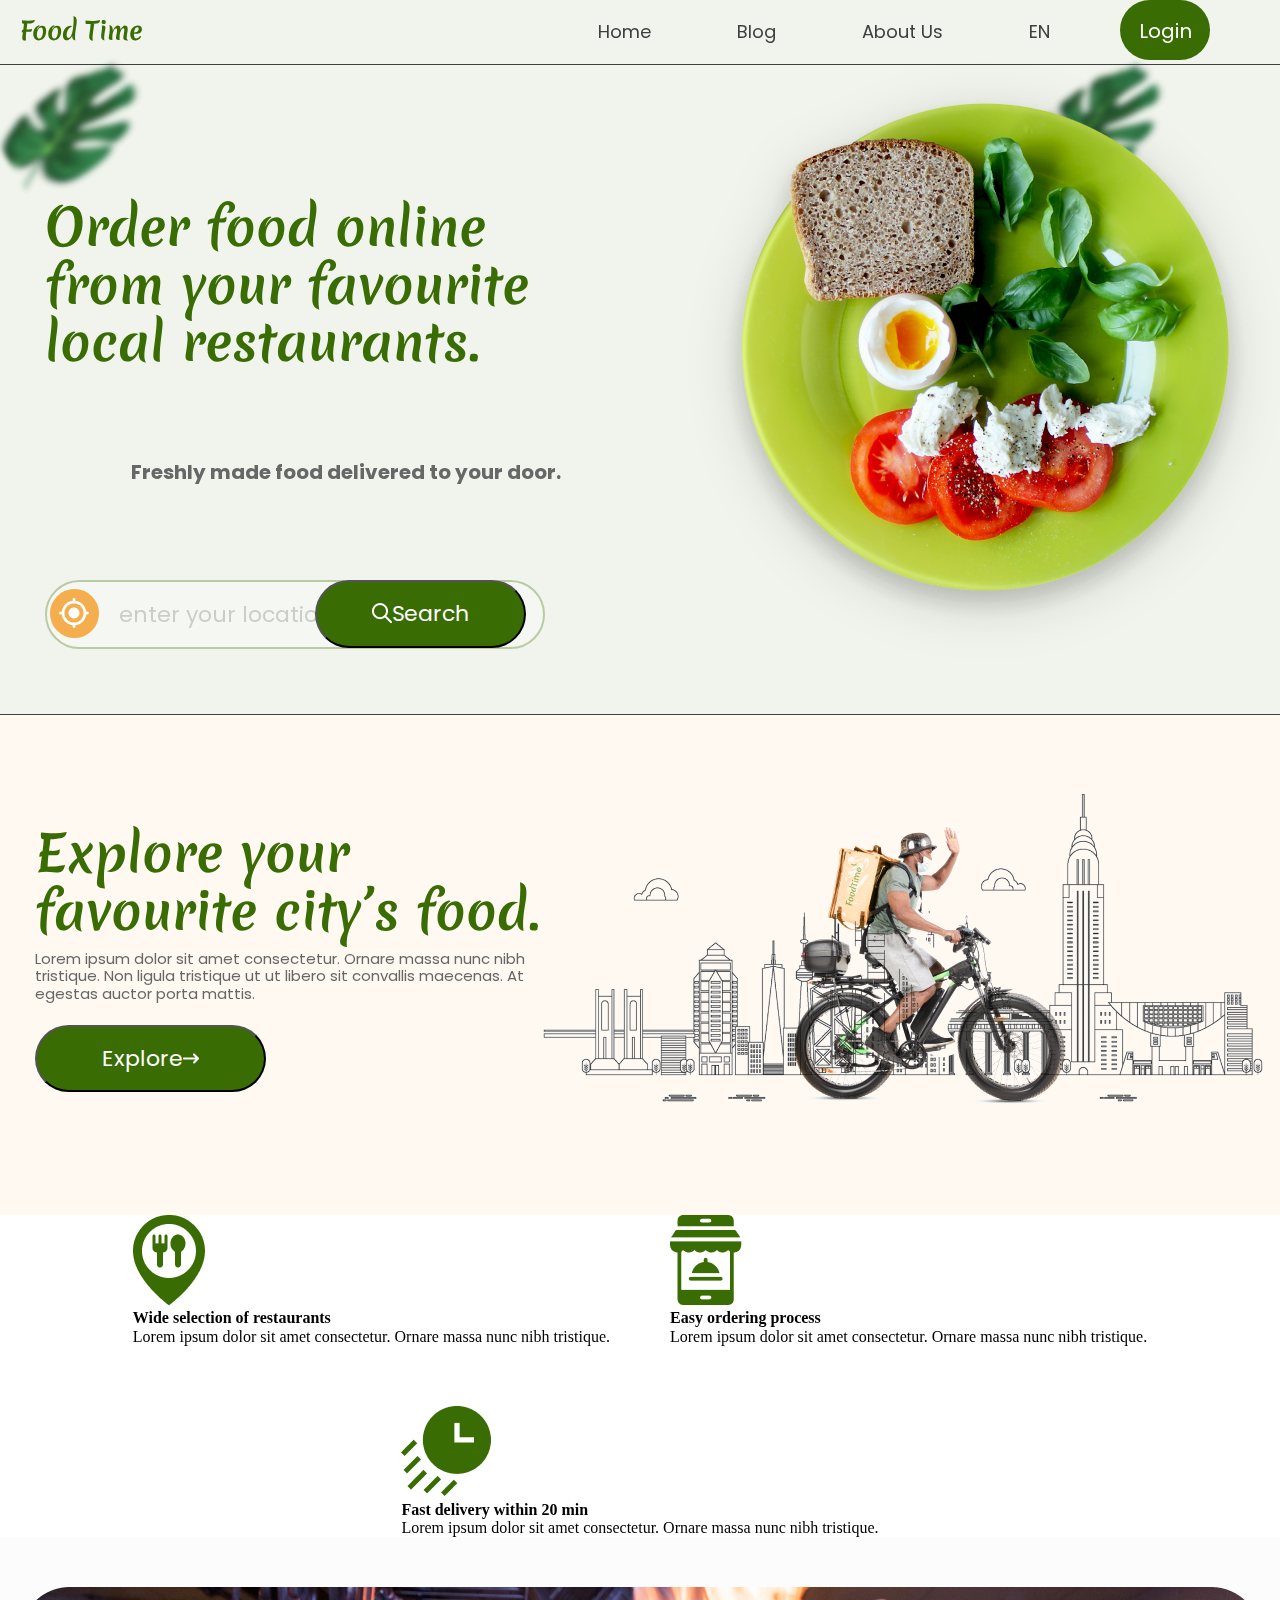
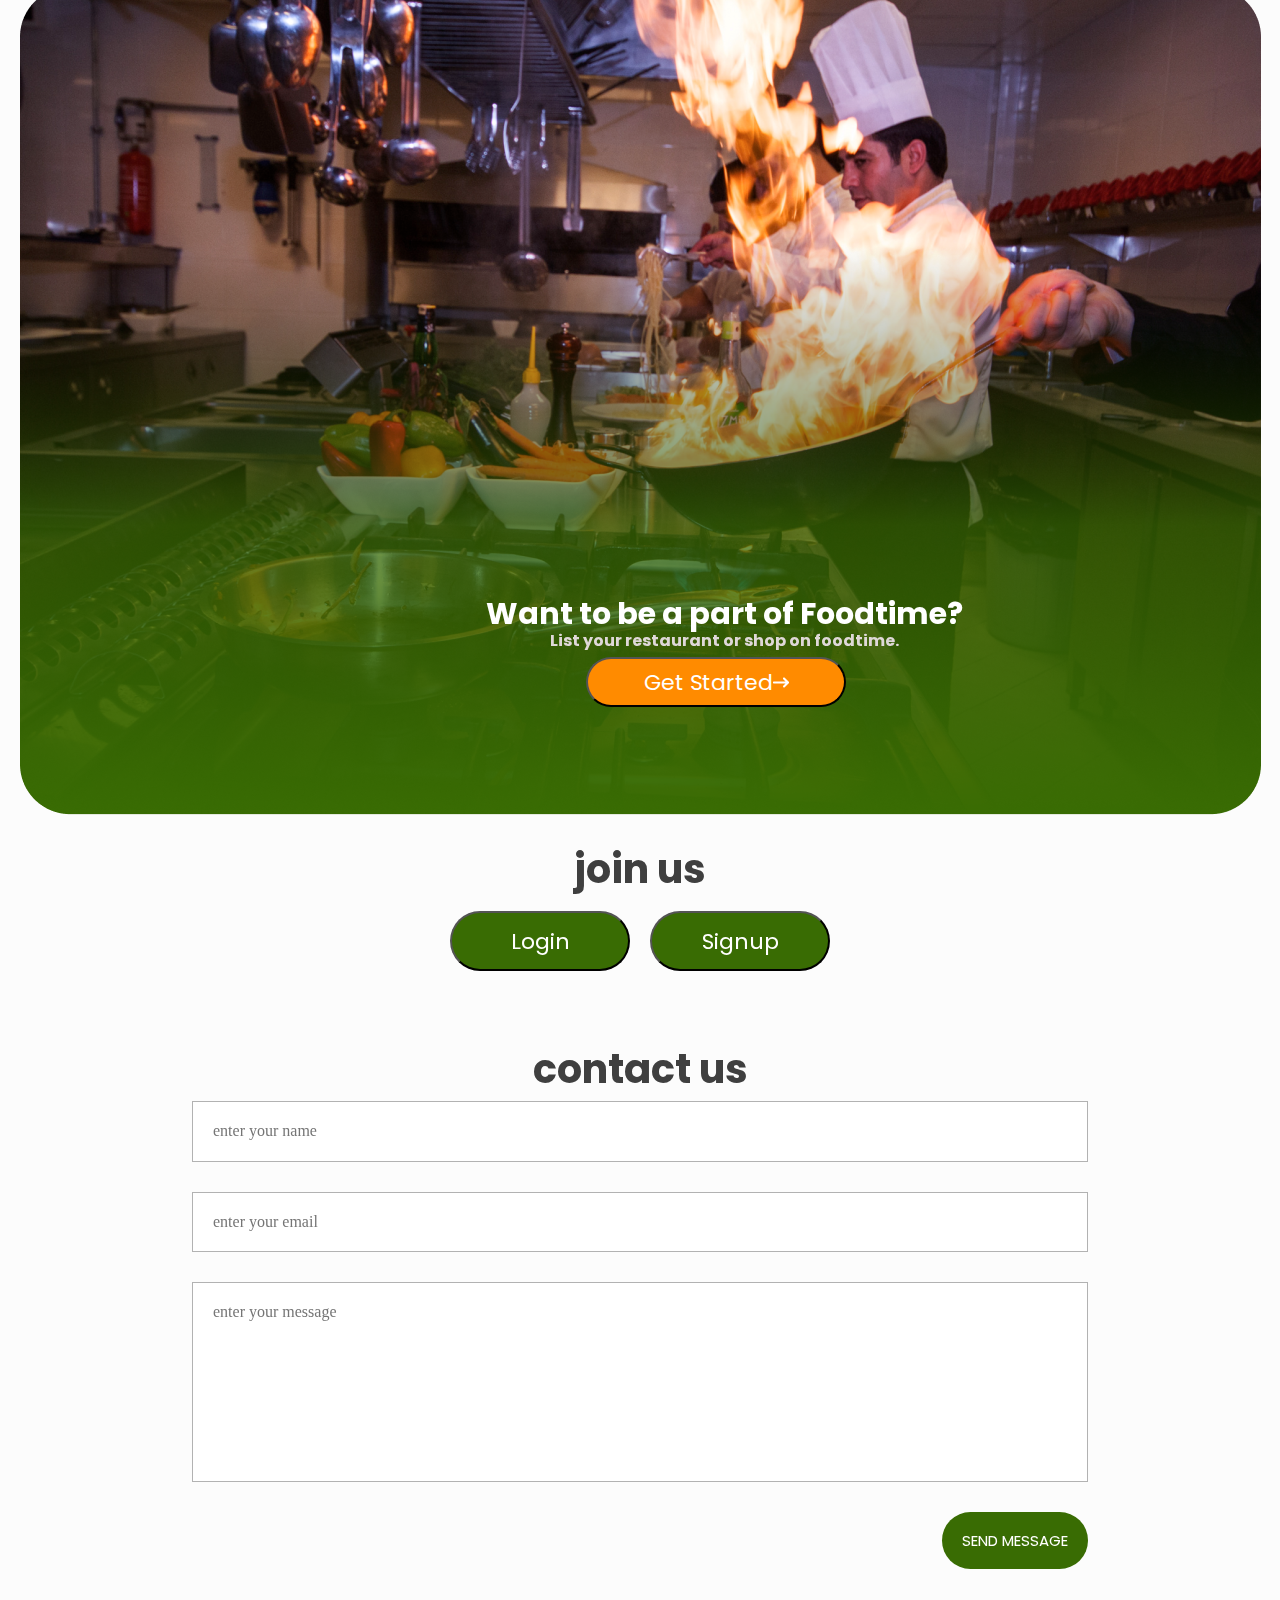
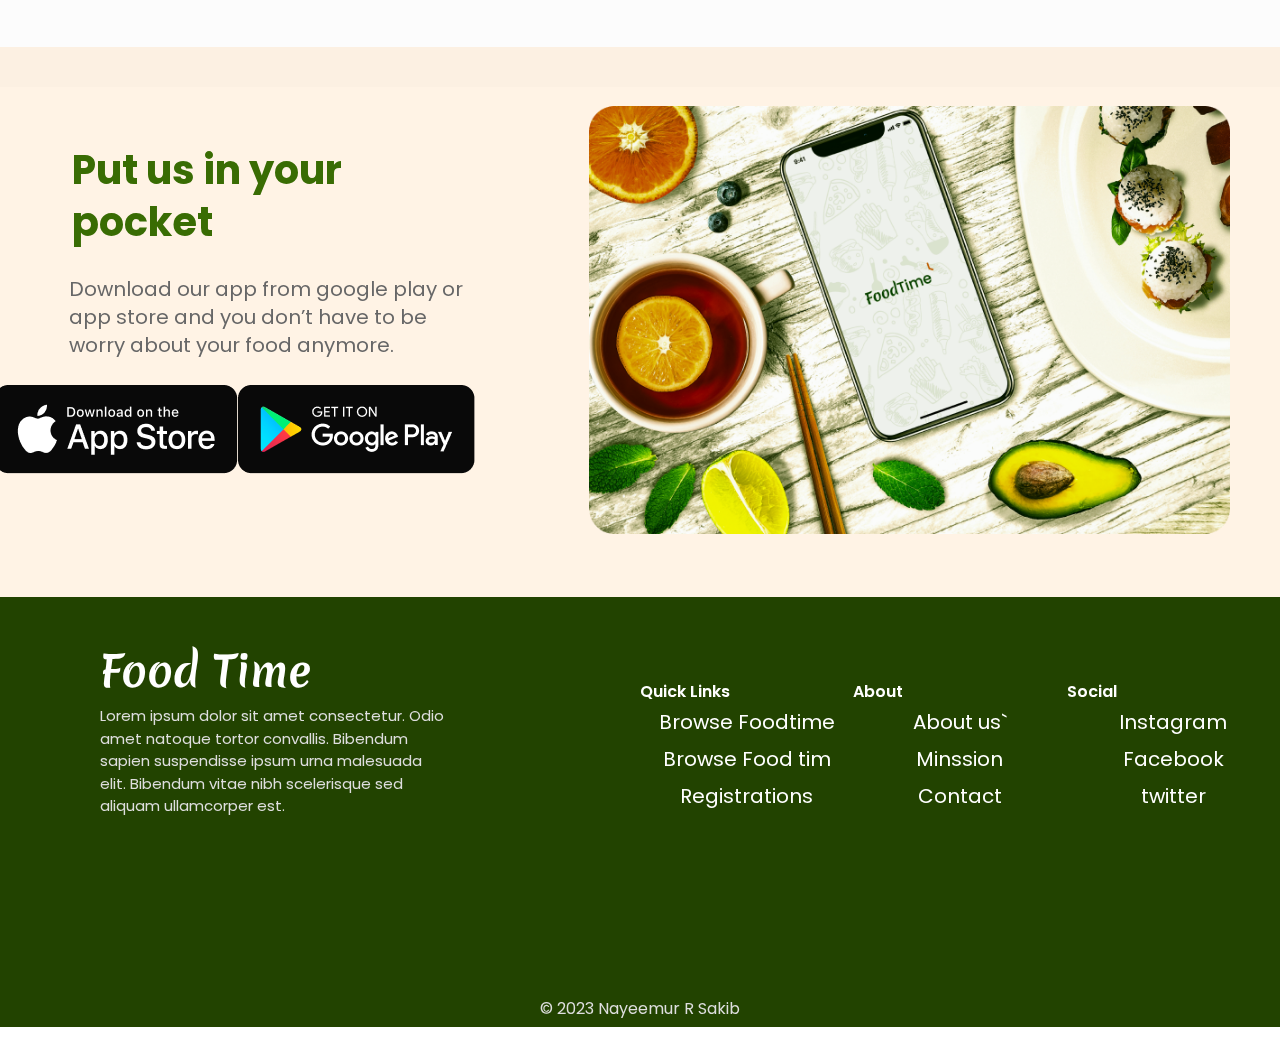
<file: index.html>
<!DOCTYPE html>
<html lang="en">
<head>
    <meta charset="UTF-8">
    <meta http-equiv="X-UA-Compatible" content="IE=edge">
    <meta name="viewport" content="width=device-width, initial-scale=1.0">
    <!--css files-->
    <link rel="stylesheet" href="./css/style.css">
    <link rel="stylesheet" href="./css/normalize.css">
    
    <!--Google fonts-->
    <link rel="preconnect" href="https://fonts.googleapis.com">
    <link rel="preconnect" href="https://fonts.gstatic.com" crossorigin>
    <link href="https://fonts.googleapis.com/css2?family=Merienda:wght@400;500;600&display=swap" rel="stylesheet">
    <link rel="preconnect" href="https://fonts.googleapis.com">
    <link rel="preconnect" href="https://fonts.gstatic.com" crossorigin>
    <link href="https://fonts.googleapis.com/css2?family=Merienda:wght@400;500;600&family=Poppins:ital,wght@0,400;0,600;1,300;1,400&display=swap" rel="stylesheet">
    <title>Food Time</title>
   
</head>
<body>
    <!-- start nav bar-->
    <nav class="container">
        <div class="logo">
            <h3>Food Time</h3>
        </div>
        <div class="links">
            <ul>
                <li><a href="#">Home</a></li>
                <li><a href="#">Blog</a></li>
                <li><a href="#" style="display: inline;">About Us</a></li>
                <li><a href="#">EN</a></li>
                <li><a  href="./login.html" class="login" target="_blank">Login</a></li>
            </ul>
        </div>
    </nav>
    <!--end navbar-->
    <!-- start slide-->
    <div class="slide">
        <div class="slide-text">
            <h3>Order food online from your favourite local restaurants.</h3>
            <h5>Freshly made food delivered to your door.</h5>
            <form class="location">
            <i  class="vec" ></i>
                <img src="./photos/Vector6.png" alt="" class="icon">
                <input type="search" placeholder="            enter your location" class="loc" name="loc" id="locat"/>
                <button class="btn-search" id="search" >
                   <img src="./photos/Vector.png" alt="">
                    Search
                </button>
            </form>    
            
        </div>
        <div class="dish"><img src="./photos/image 1.png" alt="" />
        </div>
        <img src="./photos/—Pngtree—hand-painted noise green leaf element_4054582 1.png" class="test" />
        <img src="./photos/—Pngtree—hand-painted noise green leaf element_4054582 1.png" class="test1" />
    </div>
    <!--end slide-->
   <!-- start fav-food-->
   <div class="fav">
        <div class="text">
            <h3>Explore your favourite city’s food.</h3>
            <p>Lorem ipsum dolor sit amet consectetur. Ornare massa nunc nibh tristique. Non ligula tristique ut ut libero sit convallis maecenas. At egestas auctor porta mattis.</p>
            <button class="btn-exp">
                Explore
                <img src="./photos/Vector5.png" alt="">
            </button>
        </div>
        <div class="bike">
            <img class="img1"src="./photos/Group 2.png" />
        </div>
    </div>
    <!--end fav-food-->
    <!--start order-->
    <div class="order-container">
        <div class="order-item1">
            <img src="./photos/Frame.png" alt="">
            <h4>Wide selection of restaurants</h4>
            <p>Lorem ipsum dolor sit amet consectetur. Ornare massa nunc nibh tristique.</p>
        </div>
        <div class="order-item2">
            <img src="./photos/Frame1.png" alt="">
            <h4>Easy ordering process</h4>
            <p>Lorem ipsum dolor sit amet consectetur. Ornare massa nunc nibh tristique.</p>
        </div>
        <div class="order-item3">
            <img src="./photos/Frame2.png" alt="">
            <h4>Fast delivery within 20 min</h4>
            <p>Lorem ipsum dolor sit amet consectetur. Ornare massa nunc nibh tristique.</p>
        </div>
    </div>
    <!--end order-->
    <!-- start photo-->
    <div class="photo-container">
        <div class="inner">
            <img src="./photos/image 3.png" class="img" />
            <div class="text-over">
                <h3>Want to be a part of Foodtime?</h3>
                <h5>List your restaurant or shop on foodtime.</h5>
                <button class="btn-inner" id="show">Get Started<img src="./photos/Vector5.png" alt=""></button>
            </div>
        </div>
    </div>
    <!--start hidden div-->
    <div id="my-div">
        <h3>join us</h3>
        <div class="join">
            <button id="btn-log">Login</button>
            <button id="btn-reg">Signup</button>
        </div>
    </div>
    <!--end photo-->
    <!--start contact us-->
    <div class="form-container">
        <h3>contact us</h3>
        <div class="content">    
            <form action="" method="post">
                <input class="main-input" type="text" name="name" placeholder="enter your name" />
                <input class="main-input" type="email" name="email" placeholder="enter your email" />
                <textarea class="main-input" name="message" placeholder="enter your message" ></textarea>
                <input type="submit" value="send Message" />
            </form>
        </div> 
    </div>
    <!---end contact us-->
    <!--start app-->
    <div class="app">
        <div class="app-text">
            <h3> Put us in your pocket</h3>
            <p> Download our app from google play or app store and you don’t have to be worry about your food anymore.</p>
            <div- class="app-g">
                <img src="./photos/App Store Black.png">
                <img src="./photos/Google Play Black.png">
            </div->
        </div>
        <div class="app-img">
            <img src="./photos/sushibar-mockup copy 1.png" alt="">
        </div>
    </div>
    <!--end app-->
    <!--start footer-->

    <div class="footer-container">
        <div class="logo">
            <h2>Food Time</h2>
            <p>Lorem ipsum dolor sit amet consectetur. Odio amet natoque tortor convallis. Bibendum sapien suspendisse ipsum urna malesuada elit. Bibendum vitae nibh scelerisque sed aliquam ullamcorper est.</p>
        </div>
        <div class="our-links">
            <div class="quick">
                <h4>Quick Links</h4>
                <h5>Browse Foodtime</h5>
                <h5>Browse Food tim</h5>
                <h5>Registrations</h5>
            </div>
            <div class="about">
                <h4>About</h4>
                <h5>About us`</h5>
                <h5>Minssion</h5>
                <h5>Contact</h5>
            </div>
            <div class="social">
                <h4>Social</h4>
                <h5>Instagram</h5>
                <h5>Facebook</h5>
                <h5>twitter</h5>
            </div>
        </div>
      
    </div>
    <footer class="foot">
        <p>© 2023 Nayeemur R Sakib</p>
    </footer>
    <!--end footer-->  
    
    <!--Js-->
    <script src="java.js"></script>
</body>
</html>
</file>
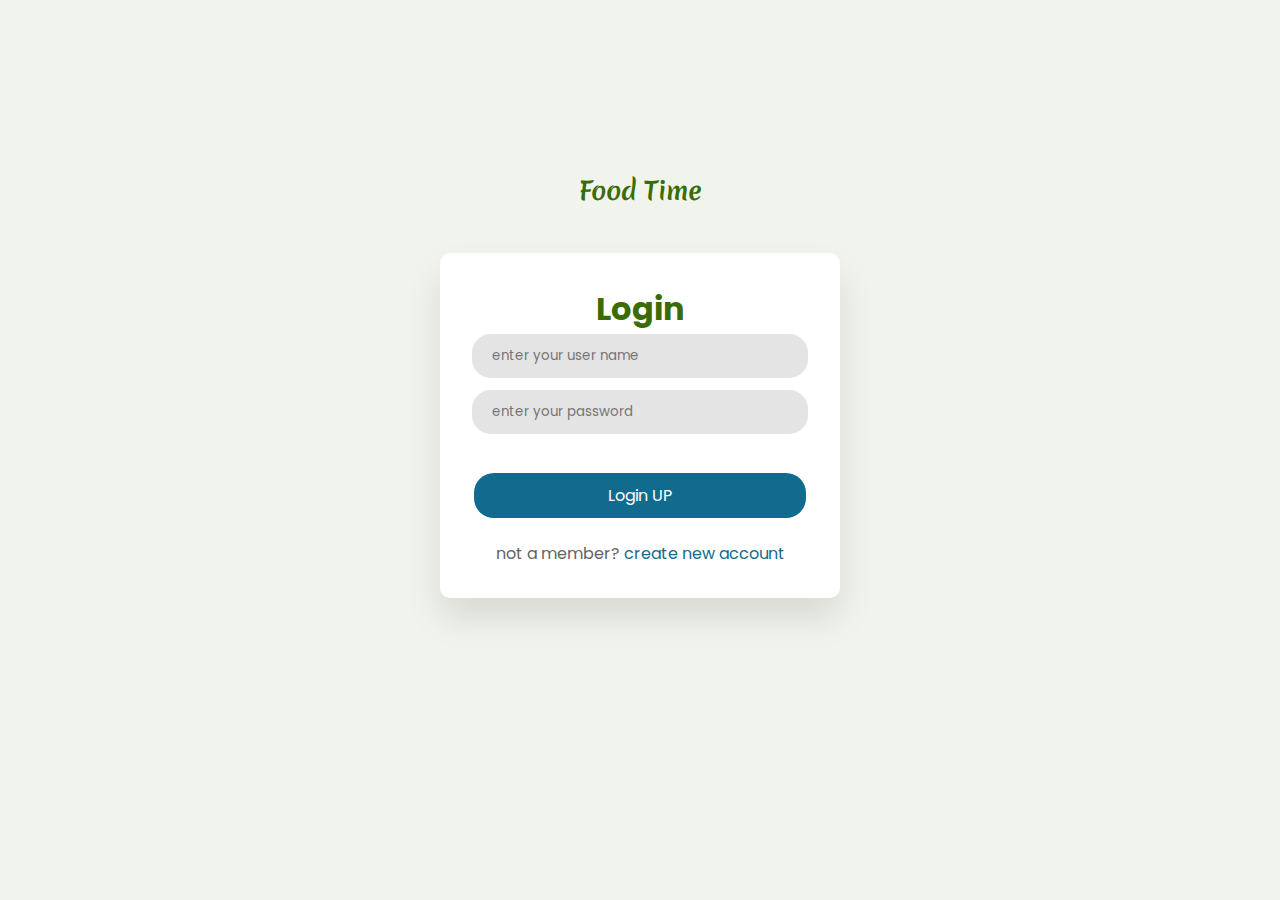
<file: login.html>
<!DOCTYPE html>
<html lang="en">
<head>
    <meta charset="UTF-8">
    <meta http-equiv="X-UA-Compatible" content="IE=edge">
    <meta name="viewport" content="width=device-width, initial-scale=1.0">
    <!--css files-->
    <link rel="stylesheet" href="./css/login.css">
    
    <!--Google fonts-->
    <link rel="preconnect" href="https://fonts.googleapis.com">
    <link rel="preconnect" href="https://fonts.gstatic.com" crossorigin>
    <link href="https://fonts.googleapis.com/css2?family=Merienda:wght@400;500;600&display=swap" rel="stylesheet">
    <link rel="preconnect" href="https://fonts.googleapis.com">
    <link rel="preconnect" href="https://fonts.gstatic.com" crossorigin>
    <link href="https://fonts.googleapis.com/css2?family=Merienda:wght@400;500;600&family=Poppins:ital,wght@0,400;0,600;1,300;1,400&display=swap" rel="stylesheet">
</head>
<body>
    <div class="logo">
        <h3>Food Time</h3>
    </div>
    <div class="wrapper">
       
        <h1>Login</h1>
        <div class="form-content">
            <form action="">
                <input class="main-input" type="text" name="uname" placeholder="enter your user name">
                <input class="main-input" type="text" name="pass" placeholder="enter your password">
            </form>
            <button class="btn">Login UP</button>
            <div class="member">
                not a member? <a href="./register.html">create new account</a>
            </div>
        </div>
    </div>
</body>
</html>
</file>
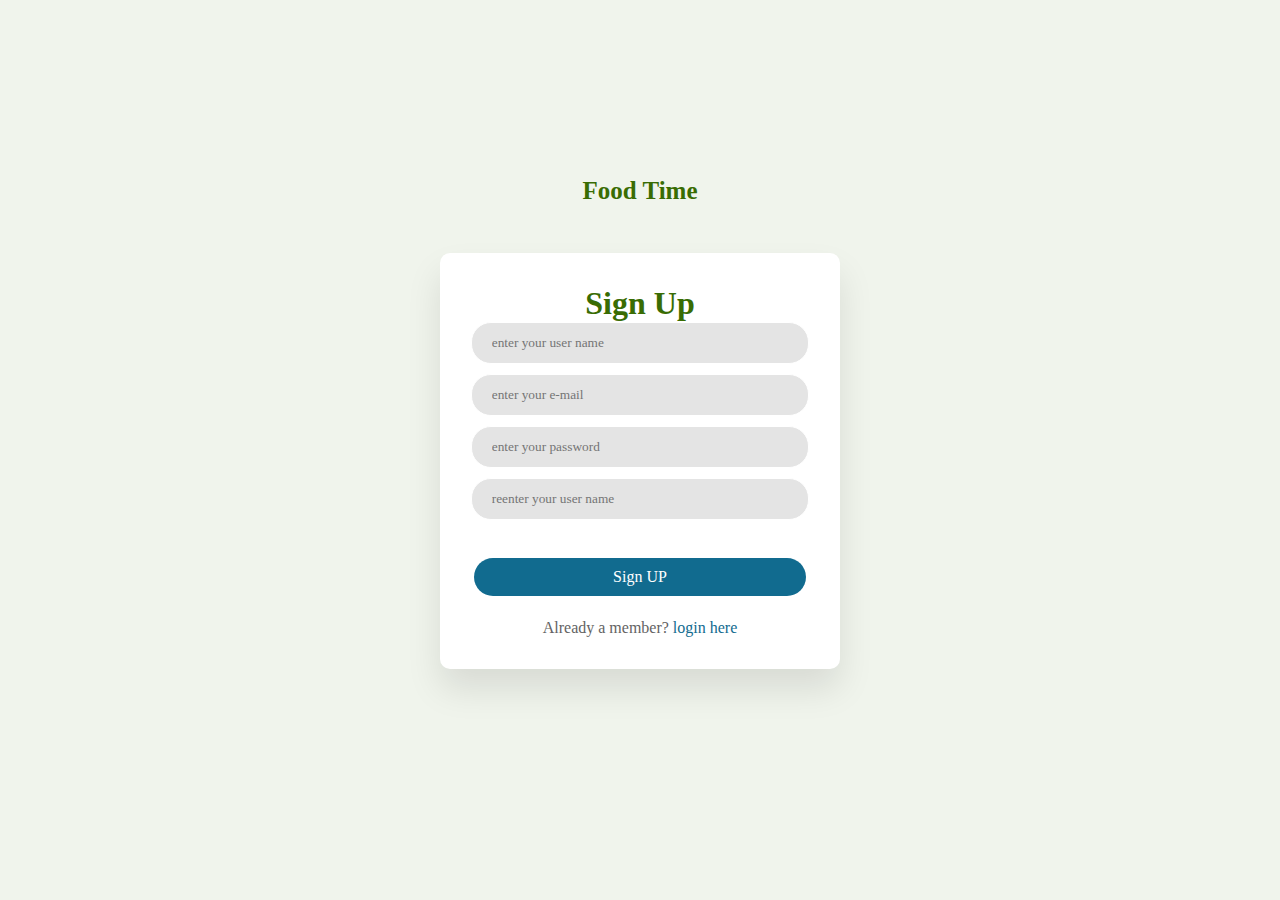
<file: register.html>
<!DOCTYPE html>
<html lang="en">
<head>
    <meta charset="UTF-8">
    <meta http-equiv="X-UA-Compatible" content="IE=edge">
    <meta name="viewport" content="width=device-width, initial-scale=1.0">
    <link rel="stylesheet" href="./css/login.css">
    <title>register</title>
</head>
<body>
    <div class="logo">
        <h3>Food Time</h3>
    </div>
    <div class="wrapper">
        <h1>Sign Up</h1>
        <div class="form-content">
            <form action="">
                <input class="main-input" type="text" name="uname" placeholder="enter your user name">
                <input class="main-input" type="email" name="mail" placeholder="enter your e-mail">
                <input class="main-input" type="text" name="pass" placeholder="enter your password">
                <input class="main-input" type="text" name="pass" placeholder="reenter your user name">
            </form>
            <button class="btn">Sign UP</button>
            <div class="member">
                Already a member? <a href="./login.html">login here</a>
            </div>
        </div>
    </div>
</body>
</html>
</file>
<file: css/style.css>
*
{
    -webkit-box-sizing:border-box ;
    -moz-box-sizing: border-box;
    box-sizing: border-box;
    margin:0;
    padding: 0;
}

/* start navbar css*/
.container{
    display:flex;
    justify-content: space-between;
    border-bottom:1px solid rgba(63, 63, 63, 1);
    height: 65px;
    width:100%;
    background-color:  rgba(107, 145, 66, 0.1);

}
.container h3{
    margin:20px;
    font-family: 'Merienda';
    font-size: 25px;
    line-height: 90%;
    color: #396C03;
}

.links{
    margin-right:20px;
}
.links ul{
    list-style-type: none;
    float:right;
    overflow: hidden;
    margin:0;
    padding:0;
}

li{
    display: inline-block;
}

li a{
    display: inline-block;
    text-align:center;
    padding: 14px 16px;
    text-decoration: none;
    font-family: 'Poppins';
    font-size: 18px;
    color: #3F3F3F;
    margin-right: 50px;
}


 .container .login{
    cursor: pointer;
    width: 90px;
    height: 60px;
    font-family: 'Poppins';
    font-size: 20px;
    line-height: 170%;
    background-color: #396C03;
    color:#ffff;
    border-radius: 225px;
}

/*end navbar css*/
/*media navbar*/
/*tablet view*/
@media screen and (max-width:600px){
    .container{
        display:flex;
        flex-direction: column;
        height: 100px;
    }
    .container h3{
        font-size: 20px;
        text-align: center;
    }
    .links{
    margin-right:20px;
    display: flex;
    flex-direction: column;
    align-items: center;
    }
    li a{
    padding: 5px;
    font-size: 15px;
    margin-right: 30px;
    }
     .container .login{
    width: 50px;
    height: 35px;
    font-size: 15px;
    line-height: 198%;
    border-radius: 22px;
    }
}
/* mobile view*/
@media screen and (max-width: 480px){
    .links{
    margin-right:0;
    }
    li a{
        padding: 2px;
        font-size: 12px;
        margin-right: 25px;
    }
}
/*end media nav bar*/
/* start slide css*/
.slide{
    background-color:  rgba(107, 145, 66, 0.1);
    height: 650px;
    border-bottom:1px solid rgba(63, 63, 63, 1);
    display:flex;
    justify-content:space-between;
}
.slide .slide-text{
    width:48%;
    margin:45px;
    display:flex;
    flex-direction:column;
    justify-content: space-evenly;
}
.slide .slide-text h3{
    width: 500px;
    font-family: 'Merienda';
    font-size: 50px;
    color: #396C03;
}

.slide .slide-text h5{
    font-family: 'Poppins';
    font-size: 20px;
    color: #676767;
}
.slide .slide-text .location{
    position:relative;
}
.vec{
    width:49px;
    height: 49px;
    border-radius:50%;
    background-color:#FF8B00; 
    position:absolute;
    mix-blend-mode: darken;
    top:9px;
    left:5px;
}
.icon{
    position:absolute;
    top:18px;
    left:14px;
}

.slide .slide-text .location .loc{
    position:absolute;
    width: 500px;
    height: 69px;
    background: #FFFFFF;
    opacity: 0.3;
    border: 2px solid #396C03;
    border-radius: 120px;
    font-family: 'Poppins';
    font-size: 22px;
    color: #C7C7C7;
}

.slide .slide-text .location .btn-search{
    position:absolute;
    cursor: pointer;
    display: flex;
    justify-content: center;
    align-items: center;
    width: 210.56px;
    height: 68.19px;
    background: #396C03;
    border-radius: 100px;
    font-family: 'Poppins';
    font-size: 22px;
    color:#ffff;
    left:45%;
}

.dish{
    width:auto;
    filter: drop-shadow(0px 12.2182px 27.0545px rgba(0, 0, 0, 0.15));
}

.test , .test1{
    position: absolute;
    width: 200px;
    height: 200px;
    z-index: -1;
    top: 20px;
    filter: blur(2.5px);
    transform: rotate(330deg);
} 
.test1{
    top:20px;
    left:80%;
}
/*end slide css*/
/*media slide*/
@media screen and (max-width:600px){
    .slide{
    height: 800px;
    display:flex;
    flex-direction: column;
    justify-content: space-between;
}
.slide .slide-text{
    width:80%;
    margin:30px;
}
.slide .slide-text h3{
    width: auto;
    font-size: 30px;
}
.slide .slide-text h5{
    font-size: 10px;
}
.slide .slide-text .location .loc{
    width: 80%;
    height: 50px;
    font-size: 15px;
}
.vec{
    width:35px;
    height: 35px;
}
.icon{
    top:12px;
    left:8px;
}
.slide .slide-text .location .btn-search{
    width: 150px;
    height: 50px;
    border-radius: 100px;
    font-size: 15px;
    left:50%;
}
.dish{
    width:550px;
    height: fit-content;
}
 .dish img{
        width:95%;;
    }
.test , .test1{
    width: 100px;
    height: 100px;
    z-index: -1;
    top: 55px;
} 
.test1{
    top:65px;
    left:70%;
}
}
@media screen and (max-width: 480px){
  
    .slide{
        justify-content: center;
        height: 600px;
    }
    .slide .slide-text .location .loc{
        font-size: 13px;
    }
    .icon{
        top:11px;
        left:7px;
    }
    .slide .slide-text .location .btn-search{
        width: 140px;
    }
    .dish{
       width:100%;
    }
    .dish img{
        width:85%;;
    }
    .test , .test1{
        top: 65px;
    } 
    .test1{
        top:71px;
    }
}
@media screen and (max-width: 480px){
  
   .test1{
    left:68%;
   }
}
/*end slide media*/
/* start fav css*/

.fav{
    background-color:rgb(255,249,242);
    height: 500px;
    width:100%;
    display:flex;
    justify-content: space-between;
}
.fav .text{
    width: 46%;
    display: flex;
    flex-direction: column;
    align-items: center;
    justify-content: space-evenly;
    position: relative;
    top:-8%;
}
.fav .text h3{
    position:absolute;
    left:35px;
    top:30%;
    width: 527px;
    height: 130px;
    font-family: 'Merienda';
    font-size: 50px;
    color: #396C03;
}

.fav .text p{
    position:absolute;
    left:35px;
    top:55%;
    width: 545px;
    font-family: 'Poppins';
    font-size: 15px;
    color: #676767;
}

.fav .text .btn-exp{
    position:absolute;
    display: flex;
    justify-content: center;
    align-items: center;
    width: 231px;
    height: 67px;
    background-color: #396C03;
    border-radius: 224.4px;
    font-family: 'Poppins';
    font-size: 22px;
    color: #FFFFFF;
    left:35px;
    top:70%;
}


.fav .bike img{
    mix-blend-mode: darken;
}
/*end fav css*/
/*media fav*/
@media screen and (max-width:600px){
   .fav{
    height: 700px;
    flex-direction: column;
    justify-content: center;
   }
    .fav .text{
    width: 90%;
    height: 48%;
    justify-content: center;
}
.fav .text h3{
    width: 80%;
    font-size: 30px;
    top:130px;
}
.fav .text p{
    left:35px;
    top:75%;
    width:400px;
    font-size: 10px;
}
.fav .text .btn-exp{

    width: 150px;
    height: 50px;
    font-size: 20px;
    top:90%;
}
.fav .bike img{
    width:100%;
}
}
@media screen and (max-width: 480px){
    .fav{
        height: 600px;
       }
}
 @media screen and (max-width: 400px){
    .fav .text h3{
        width: 80%;
        font-size: 25px;
    }
    .fav .text p{
        top:70%;
        width:300px;
    }
}

/*end fav media*/
/*start order css*/

.product-container{
    width: 100%;
    height: auto;
    display:flex;
    flex-direction: column;
    justify-content: center;
    align-items: center;
}
.product-container h3{
    text-align: center;
    margin-top:50px;
    margin-bottom:30px;
    font-family: 'Merienda';
    font-size: 50px;
    color: #396C03;
}
.order-container{
    width:auto;
    display: flex;
    flex-wrap: wrap;
    justify-content: center;
    align-content: center;
    gap:60px 60px;
}
.card {
    box-shadow: 0 4px 8px 0 rgba(0,0,0,0.5);
    transition: 0.3s;
    border-radius: 15px;
    width:20%;
    height: 500px;
    text-align: center;
} 
.card img{
    width:100%;
    height: 300px;
}
.card:hover {
    box-shadow: 0 8px 16px 0 rgba(0,0,0,1);
}
.text-container {
    padding: 10px 0;
}
.text-container h4{
    font-family: 'Merienda';
    font-size: 30px;
    color: #396C03;
    margin-bottom: 5px;
}
.text-container p,h5{
    font-family: 'Poppins';
    font-size: 15px;
    color: #676767;
    margin-bottom: 7px;
}
.text-container h5{
    font-size: 18px;
}
.text-container .order-now{
    cursor:pointer;
    font-size: 25px;
    margin:0;
    padding:0;
    width:100%;
    height: 50px;
    border: none;
    border-bottom-right-radius:15px ;
    border-bottom-left-radius:15px ;
    background-color:#396C03;  
}
.text-container .order-now a{
    text-decoration: none;
    color:#fff;
}
.text-container .order-now:hover{
    background-color:#b1d28c ;
}
/*start order media*/

.product-container{
    width: 100%;
    height: auto;
    display:flex;
    flex-direction: column;
    justify-content: center;
    align-items: center;
}
.product-container h3{
    text-align: center;
    margin-top:50px;
    margin-bottom:30px;
    font-family: 'Merienda';
    font-size: 50px;
    color: #396C03;
}
.order-container{
    width:auto;
    display: flex;
    flex-wrap: wrap;
    justify-content: center;
    align-content: center;
    gap:60px 60px;
}
.card {
    box-shadow: 0 4px 8px 0 rgba(0,0,0,0.5);
    transition: 0.3s;
    border-radius: 15px;
    width:20%;
    height: 500px;
    text-align: center;
} 
.card img{
    width:100%;
    height: 300px;
    border-top-left-radius: 15px;
    border-top-right-radius: 15px;
}
.card:hover {
    box-shadow: 0 8px 16px 0 rgba(0,0,0,1);
}
.text-container {
    padding: 10px 0;
}
.text-container h4{
    font-family: 'Merienda';
    font-size: 30px;
    color: #396C03;
    margin-bottom: 5px;
}
.text-container p,h5{
    font-family: 'Poppins';
    font-size: 15px;
    color: #676767;
    margin-bottom: 7px;
}
.text-container h5{
    font-size: 18px;
}
.text-container .order-now{
    cursor:pointer;
    font-size: 25px;
    margin:0;
    padding:0;
    width:100%;
    height: 50px;
    border: none;
    border-bottom-right-radius:15px ;
    border-bottom-left-radius:15px ;
    background-color:#396C03;  
}
.text-container .order-now a{
    text-decoration: none;
    color:#fff;
}
.text-container .order-now:hover{
    background-color:#b1d28c ;
}
/*start order media*/
@media screen and (max-width:600px){
    .order-container{
        gap:40px 60px;
        margin-bottom: 20px;
    }
    .product-container h3{
        text-align: center;
        margin-top:20px;
        font-size: 30px;
    }
    .card {
        height: 345px;
    } 
    .card img{
        height: 150px;
    }
    .text-container h4{
        font-size: 20px;
        margin-bottom: 5px;
    }
    .text-container p,h5{
        font-size: 11px;
        margin-bottom: 10px;
    }
    .text-container h5{
        font-size: 15px;
    }
    .text-container .order-now{
        font-size: 20px;
        height: 40px;  
    }

}
 @media screen and (max-width: 480px){
    .text-container .order-now{
        font-size: 18px;
        height: 40px;  
    }
}
 @media screen and (max-width: 400px){
    .product-container h3{
        font-size: 25px;
    }
    .card img{
        height: 120px;
    }
    .text-container p,h5{
        font-size: 8px;
        margin-bottom: 20px;
    }
    .text-container h5{
        font-size: 13px;
    }
    .text-container .order-now{
        font-size: 15px;
        margin-top:43px; 
    }
}
   
   
/*end order media*/
/*start photo css*/

.photo-container{
    background-color: rgb(195, 195, 195,.05); 
    height: 900px;
    width:100%;
    position:relative;
}

.inner{
    display: grid;
    padding:50px;
    justify-content: center;
}
.text-over h3{
    font-family: 'Poppins';
    font-size: 30px;
    text-align: center;
    color: #ffffff;
}
.text-over h5{
    font-family: 'Poppins';
    font-size: 16px;
    text-align: center;
    color: #dfd8d8;
}
.btn-inner{
    position: absolute;
    cursor: pointer;
    display: flex;
    flex-direction: row;
    justify-content: center;
    align-items: center;
    width: 260px;
    height: 50px;
    background: #FF8B00;
    border-radius: 224.4px;
    font-family: 'Poppins';
    font-size: 22px;
    color: #FFFFFF;
    left:100px;
}
.text-over{
    position:absolute;
    left: 38%;
    top: 660px;
}

/*end photo*/
/*media photo */
@media screen and (max-width:600px){
    .photo-container{
        height: 430px;
    }
    .inner{
        padding:0;
    }
    .text-over h3{
        font-size: 20px;
    }
    .text-over h5{
        font-size: 10px;
    }
    .btn-inner{
        width: 130px;
        height: 35px;
        border-radius: 150px;
        font-size: 15px;
        left:92px;
    }
    .inner .img{
        width:100%;
    }
    .text-over{
        left: 20%;
        top: 280px;
    }
 }
 @media screen and (max-width: 480px){
    .photo-container{
        height: 320px;
    }
    .text-over{
        left: 17%;
        top: 200px;
    }
}
 @media screen and (max-width: 400px){
    .text-over{
        left: 8%;
        top: 160px;
    }
}
/*end photo media*/
/*hidden div css*/
#my-div{
    height:200px;
    background-color: rgb(195, 195, 195,.05);
}
#my-div h3{
    font-size: 35px;
    font-family: 'Poppins';
    font-size: 40px;
    line-height: 160%;
    color: #3F3F3F;
    text-align: center;
}
#my-div .join{
    display:flex;
    align-items: center;
    justify-content: center;
}
#btn-log,#btn-reg{
    cursor: pointer;
    display: flex;
    justify-content: center;
    align-items: center;
    width: 180px;
    height: 60px;
    background: #396C03;
    border-radius: 50px;
    font-family: 'Poppins';
    font-size: 22px;
    color: #ffff;
    margin:10px;
}
/*hidden div media*/
@media screen and (max-width:600px){
    #my-div{
        height:100px;
    }
    #my-div h3{
        font-size: 30px;
        line-height: 50%;
    }
    #btn-log,#btn-reg{
        width: 120px;
        height: 50px;
        font-size: 20px;
        margin:20px;
    }
 }
 @media screen and (max-width: 480px){
    #my-div{
        height:90px;
    }
    #my-div h3{
        font-size: 25px;
        line-height: 50%;
    }
    #btn-log,#btn-reg{
        width: 100px;
        height: 45px;
        font-size: 18px;
    }
}
@media screen and (max-width: 400px){
    #my-div h3{
        font-size: 20px;
        line-height: 50%;
    }
    #btn-log,#btn-reg{
        width: 80px;
        height: 40px;
        font-size: 18px;
    }
}
/*end hidden div media*/
/*end hidden div css*/
/*contact us css*/
.form-container{
    background-color: rgb(195, 195, 195,.05);
    height: 650px;
    width:100%;
}

.form-container h3{
    font-family: 'Poppins';
    font-size: 40px;
    line-height: 160%;
    color: #3F3F3F;
    text-align: center;
    margin-top:0;
}
.form-container .content{
    display: flex;
    justify-content: center;
    align-content: center;
}

.form-container .content form{
    flex-basis: 70%;
}

.form-container .content form .main-input{
    padding:20px;
    display: block;
    border: 1px solid rgba(0, 0, 0, 0.3);
    margin-bottom: 30px;
    width: 100%;
}

.form-container .content form textarea.main-input{
    height: 200px;
    resize:none;
}

.form-container .content form [type="submit"]{
    background-color:  #396C03;
    display: flex;
    justify-content: center;
    align-items: center;
    border:none;
    margin-left: auto;
    text-transform: uppercase;
    padding: 20px;
    font-family: 'Poppins';
    font-size: 15px;
    border-radius: 30px;
    color: #FFFFFF;
    cursor: pointer;
}
/*end contact us*/
/*contact us media */
@media screen and (max-width:600px){
    .form-container{
        height: 430px;
    }
    .form-container h3{
        font-size: 20px;
        text-align: center;
    }
    .form-container .content form{
        flex-basis: 60%;
    }
    .form-container .content form .main-input{
        padding:10px;
        margin-bottom: 20px;
        width: 100%;
    }
    .form-container .content form textarea.main-input{
        height: 150px;
    }
    .form-container .content form [type="submit"]{
        margin-left: auto;
        padding: 10px;
        font-size: 10px;
    }
 }
/*end contact us media*/
/* start app css*/
.app{
    background-color: rgba(255, 139, 0, 0.1);
    height: 550px;
    width:100%;
    display: flex;
    justify-content: space-between;
    align-items: center;
    margin-top:-40px;
}

.app .app-text{
    display: block;
    width: 46%;
    height: 500px;
}

.app .app-text h3{
 
    font-family: 'Poppins';
    font-size:40px;
    line-height: 130%;
    width: 516px;
    height: 52px;
    padding: 72px;
    color: #396C03;
    top:170px;
    left:100px
}

.app .app-text p{
    position: relative;
    font-family: 'Poppins';
    font-size: 20px;
    line-height: 140%;
    width: 400px;
    height: 84px;
    color: #676767;
    top:59px;
    left:69px
}
.app .app-text .app-g{
    display: flex;
    width:46%;
    padding: 85px;
    margin-left: 100px;
    justify-content: center;
}

.app-img{
    height: auto;
   width:auto;
   padding-right: 50px;
}

.app-img img{
    width:100%;
}
/*end app*/
/*app media */
@media screen and (max-width:600px){
    .app{
        height:595px;
        width:100%;
        flex-direction: column;
        align-items: flex-start;
        justify-content: flex-start;
    }
    .app .app-text{
        display: block;
        width: 46%;
        height: 250px;
        float:left;
    }
    .app .app-text h3{
        font-size:30px;
        line-height: 50%;
        padding:35px;
        width: 516px;
    }
    .app .app-text p{
        font-size: 10px;
        line-height: 100%;
        width: 340px;
        height: 84px;
        top:0;
        left:35px
    }
    .app .app-text .app-g{
        display: flex;
        width: 30%;
        height: 60px;
        padding: 0px;
        margin-left: 140px;
        justify-content: center;
    }
    .app-img{
        width:100%;
    }
 }
 @media screen and (max-width: 480px){
    .app{
        justify-content: center;
        height: 500px;
    }
    .app .app-text .app-g{
        width: 40%;
        height: 55px;
        padding: 0px;
        margin-left: 140px;
    }
    .app-img{
        width:94%;
        margin-left:25px;
    }
}
@media screen and (max-width: 400px){
  
    .app .app-text h3{
        font-size:25px;
        padding:30px;
        width: 350px;
    }
    .app .app-text p{
        width: 300px;
        top:0;
        left:35px
    }
    .app-img{
        width:94%;
        margin-left:20px;
    }
}
/*end app media*/
/*start footer css*/

.footer-container{
    background-color: #224300;
    height: 400px;
    width:100%;
    display: grid;
    grid-template-columns: repeat(2,1fr);
}
.footer-container .logo{
  position: relative;
  left:100px;
  top: 40px;
}
.footer-container .logo h2{
    font-family: 'Merienda';
    font-size: 42.5169px;
    line-height: 160%;
    font-weight: 700;
    color: #FFFFFF;
}

.footer-container .logo p{
    font-family: 'Poppins';
    font-size: 15px;
    line-height: 150%;
    font-weight: 400;
    color: #DEDEDE;
    width: 350px;
}

.our-links{
    display: grid;
    grid-template-columns: repeat(3,1fr);
    margin-top: 80px;
}

.our-links  h4{
    font-family: 'Poppins';
    font-size: 20;
    font-weight: 600;
    line-height: 30px;
    color: #FFFFFF;
}

.our-links h5{
    font-family: 'Poppins';
    font-size: 20;
    font-weight: 400;
    line-height: 30px;
    color: #FFFFFF;
}

.foot{
    background-color: #224300; 
    width: 100%;
    height: 30px;
    text-align: center;
}

.foot p{
font-family: 'Poppins';
font-style: normal;
font-weight: 400;
font-size: 16px;
line-height: 24px;
color: #DEDEDE;
margin-top:0;
}
/*end footer*/
/*footer media*/
@media screen and (max-width:600px){
    .footer-container{
        height: 250px;
        display: flex;
        flex-direction: column;
        align-items: center;
        justify-content: space-evenly;
    }
    .footer-container .logo{
        left:-100px;
        top: 0px;
    }
    .footer-container .logo h2{
        font-size: 30px;
        line-height: 100%;
        font-weight: 500;
    }
    .footer-container .logo p{
        font-size: 10px;
        line-height: 100%;
        font-weight: 250;
    }
    .our-links{
        display: flex;
        justify-content: space-between;
        align-content: center;;
        margin-top: 20px;
    }
    .our-links  h4{
        font-size: 15px;
        font-weight: 500;
        line-height: 20px;
    }
    .our-links h5{
        font-size: 10px;
        font-weight: 200;
        line-height: 10px;
    }
    .quick,.social,.about{
        margin:20px;
        display: flex;
        flex-direction: column;
        justify-content: space-between;
        align-items: center;
    }
    .foot p{
        font-weight: 200;
        font-size: 10px;
        line-height: 15px;
        margin-right:110px;
        }
 }
 @media screen and (max-width: 480px){
    .footer-container .logo{
        left:-25px;
        top: 0px;
    }
}
 @media screen and (max-width: 400px){
   .footer-container .logo{
        left:0px;
        top: 0px;
    }
    .foot p{
        font-weight: 200;
        text-align:center;
        }
}
 /*end footer media*/

/*product */

.p-container{
    display: flex;
    flex-wrap: wrap;
    align-items:center;
    justify-content:space-around;
    width:100%;
    height: auto;
    margin-top:50px;
    margin-bottom: 50px;;
}

.p-container .p-img{
    width:55%;
}

.p-container .p-img img{
    height: 700px;
    width:90%;
}

.info{
    width:40%;
    display: flex;
    flex-direction: column;
    justify-content: center;
    align-items: center;
}

.info h4{
    font-family: 'Merienda';
    font-size: 50px;
    color: #396C03;
    margin-bottom: 5px;
}

.info  p,h5{
    text-align: center;
    font-family: 'Poppins';
    font-size: 20px;
    color: #676767;
    margin-bottom: 7px;
}
.info .price{
    text-align: center;
    width:100%;
    margin-top:200px;
} 
.info .order-now{
    cursor:pointer;
    font-size: 25px;
    margin:0;
    padding:0;
    width:45%;
    height: 50px;
    border: none;
    border-radius: 15px;
    background-color:#396C03;
}
.info .order-now a{
    text-decoration: none;
    color:#fff;
}
.info .order-now:hover{
    background-color:#b1d28c ;
}
</file>
<file: css/login.css>
*{
    margin:0;
    padding:0;
    box-sizing: border-box;
    font-family: 'Poppins';
    
}
body{
    background-color: rgb(107, 145, 66,.1);
}
.wrapper{
    width:400px;
    padding:2rem 1rem;
    margin:50px auto;
    background-color: #fff;
    border-radius: 10px;
    text-align: center;
    box-shadow: 0 20px 35px rgba(0,0,0,.1);
}

.logo h3{

    text-align: center;
    margin-top:180px;
    font-family: 'Merienda';
    font-size: 25px;
    line-height: 90%;
    color: #396C03;
}
h1{
    font-size:2rem;
    color:#396C03;
}

form input{
    width:92%;
    outline: none;
    border:1px solid #fff;
    padding:12px 20px;
    margin-bottom:10px;
    border-radius: 20px;
    background-color: #e4e4e4;
}

.btn{
    font-size: 1rem;
    margin-top :1.8rem;
    padding:10px 0;
    border-radius: 20px;
    outline:none;
    border:none;
    width:90%;
    color:#fff;
    cursor:pointer;
    background-color: rgb(17,107,143);

}

.btn:hover{
    background-color: rgba(17,107,143,.877);
}

input:focus{
    border:1px solid rgb(192,192,192);
}

.member{
    font: size 0.08rem;
    margin-top:1.4rem;
    color:#636363;
}

.member a{
    color:rgb(17,107,143);
    text-decoration: none;
}
</file>
